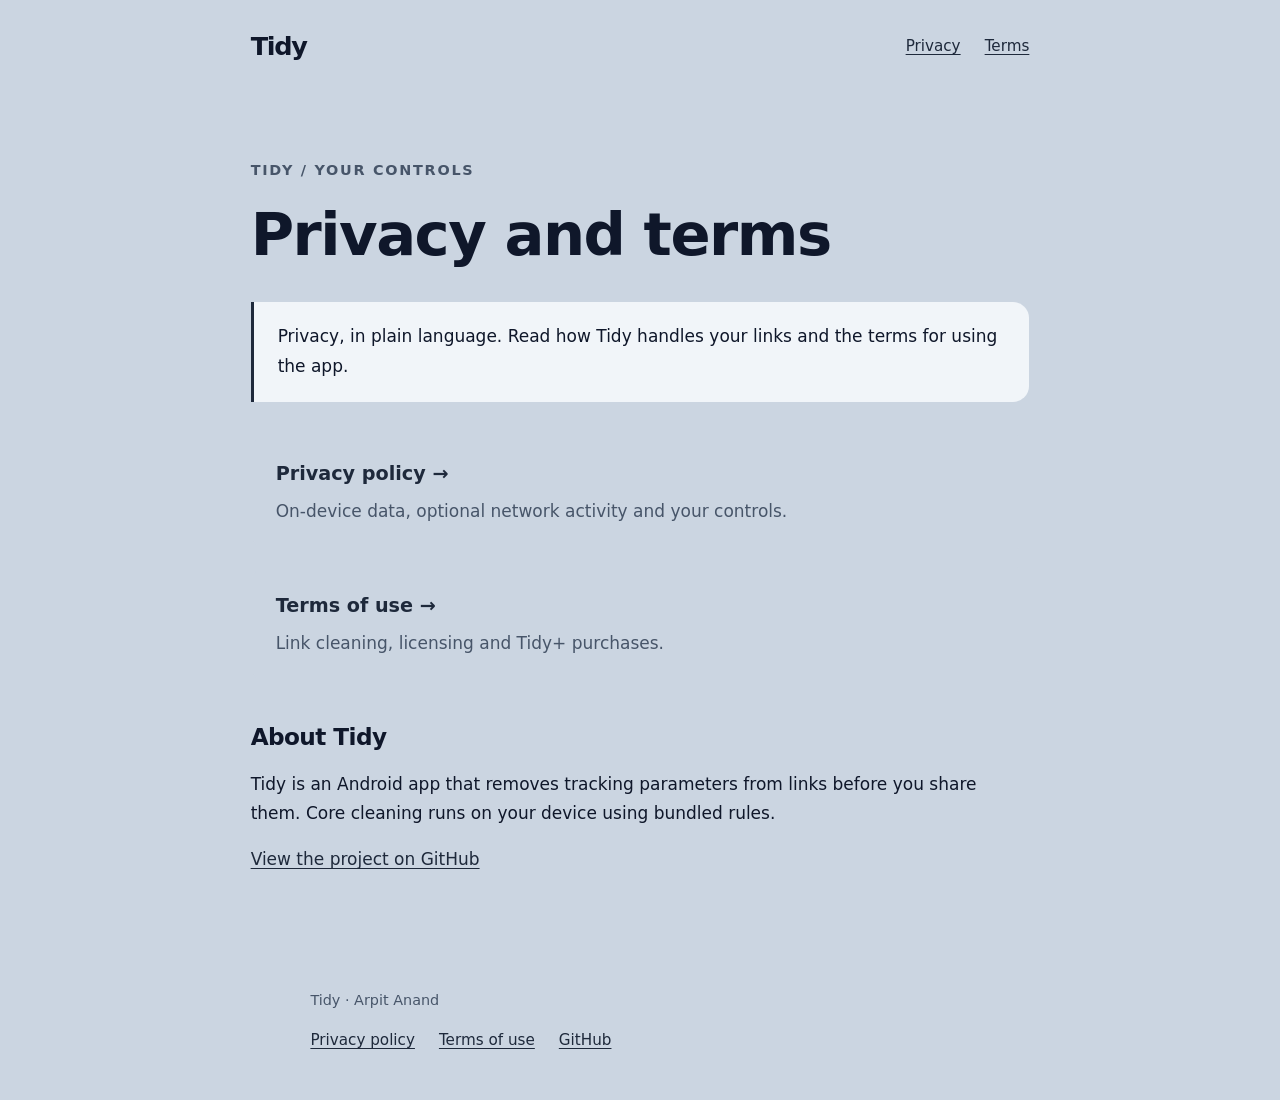
<file: website/index.html>
<!doctype html>
<html lang="en-GB">
<head><meta charset="utf-8"><meta name="viewport" content="width=device-width, initial-scale=1"><meta name="color-scheme" content="light dark"><meta name="description" content="Privacy and terms for Tidy, the Android link cleaning app."><title>Privacy and terms | Tidy</title><link rel="stylesheet" href="./assets/site.css"></head>
<body><a class="skip" href="#content">Skip to content</a>
<header><a class="brand" href="./">Tidy</a><nav aria-label="Main navigation"><a href="./privacy/">Privacy</a><a href="./terms/">Terms</a></nav></header>
<main id="content"><p class="eyebrow">Tidy / Your controls</p><h1>Privacy and terms</h1>
<div class="summary"><p>Privacy, in plain language. Read how Tidy handles your links and the terms for using the app.</p></div>
<div class="documents"><a class="document" href="privacy/"><strong>Privacy policy →</strong><span>On-device data, optional network activity and your controls.</span></a><a class="document" href="terms/"><strong>Terms of use →</strong><span>Link cleaning, licensing and Tidy+ purchases.</span></a></div>
<h2>About Tidy</h2><p>Tidy is an Android app that removes tracking parameters from links before you share them. Core cleaning runs on your device using bundled rules.</p><p><a href="https://github.com/arpitnnd/Tidy">View the project on GitHub</a></p>
</main>
<footer><p>Tidy · Arpit Anand</p><nav aria-label="Footer"><a href="./privacy/">Privacy policy</a><a href="./terms/">Terms of use</a><a href="https://github.com/arpitnnd/Tidy">GitHub</a></nav></footer></body></html>
</file>
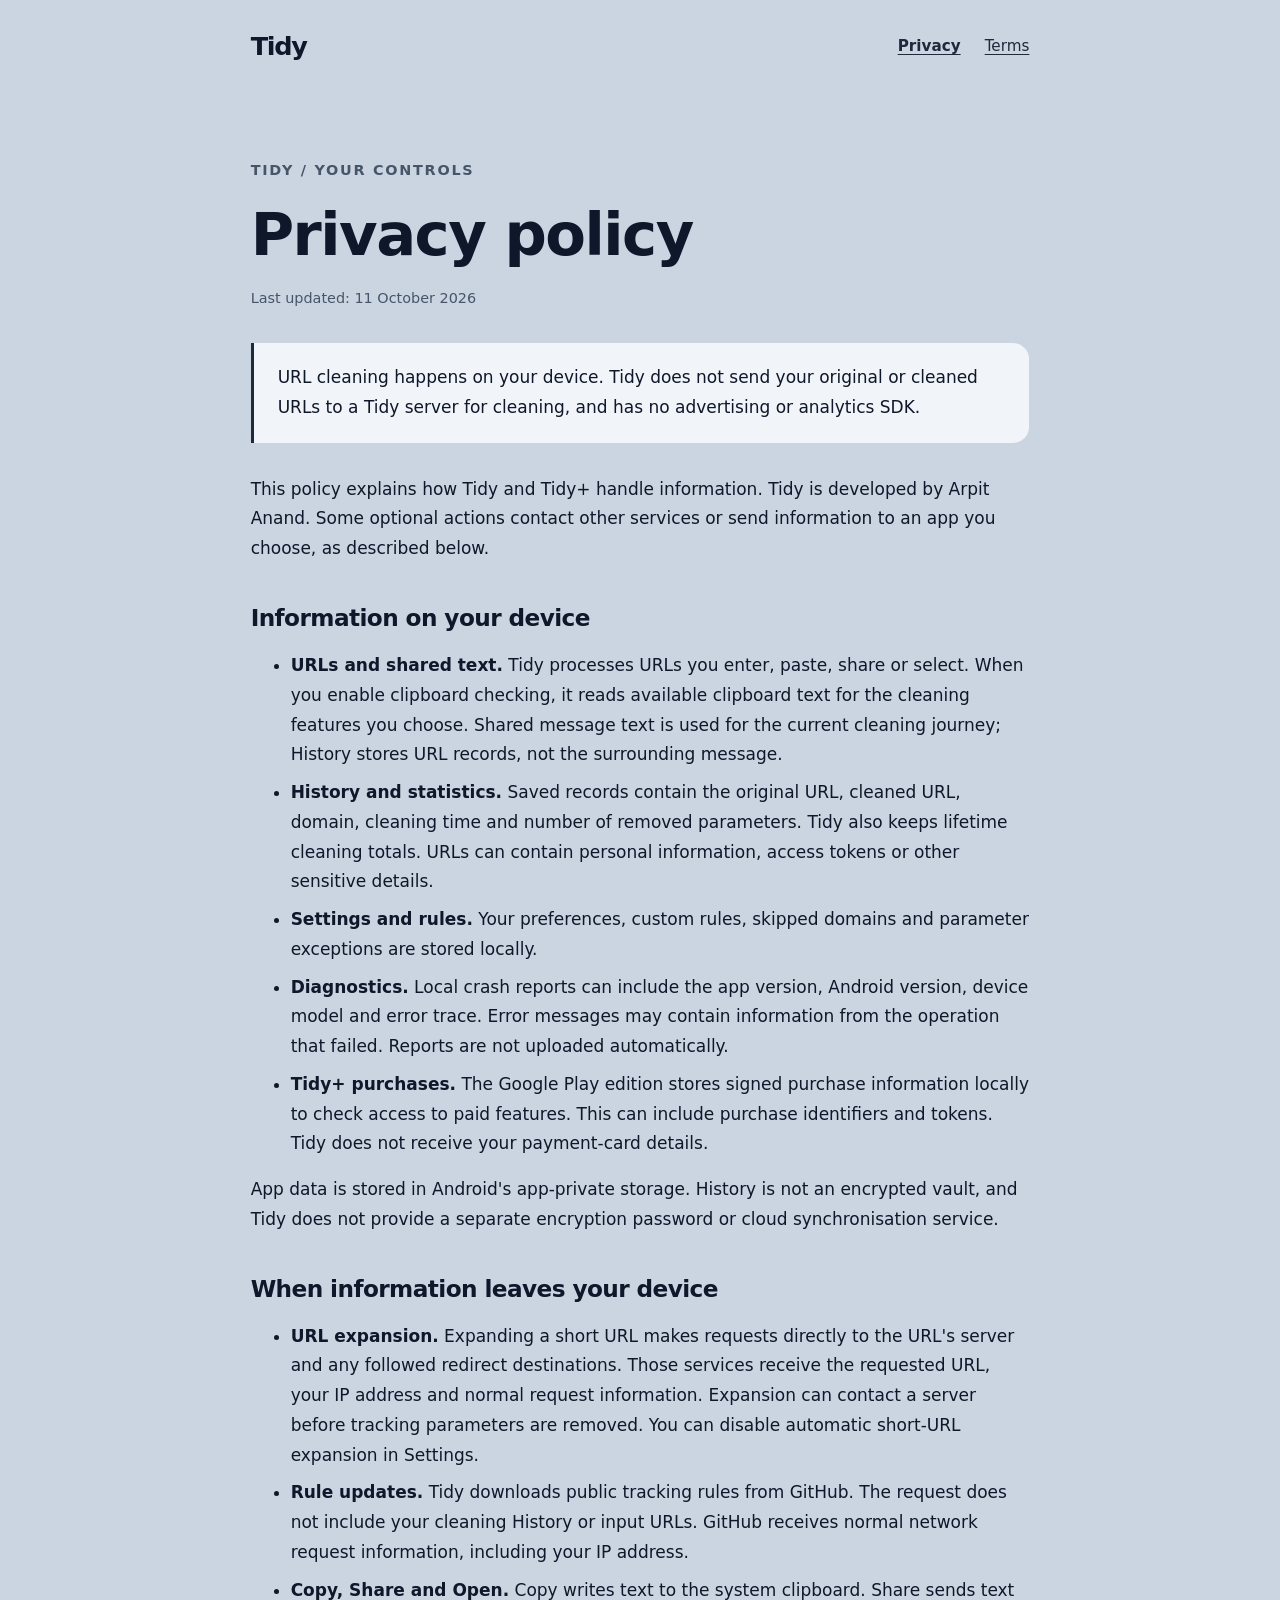
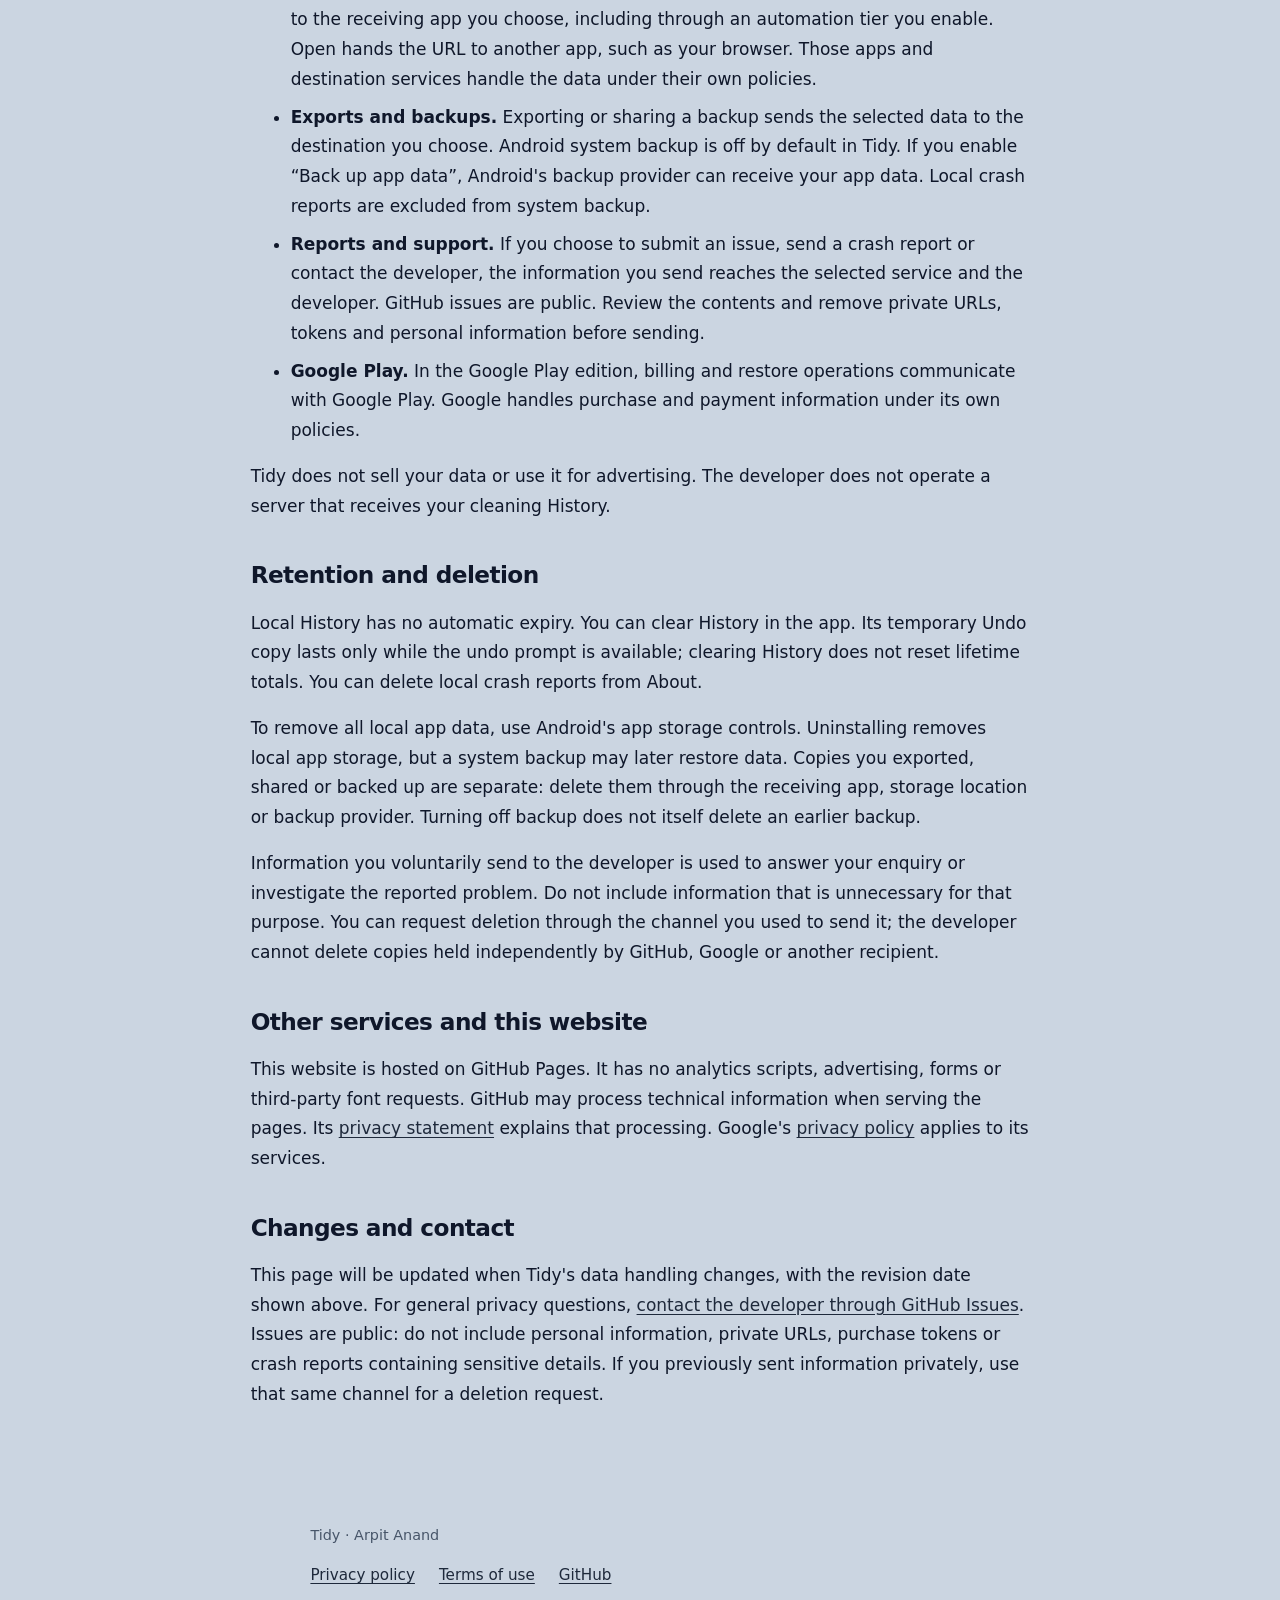
<file: website/privacy/index.html>
<!doctype html>
<html lang="en-GB">
<head><meta charset="utf-8"><meta name="viewport" content="width=device-width, initial-scale=1"><meta name="color-scheme" content="light dark"><meta name="description" content="Privacy policy for Tidy, the Android URL cleaning app."><title>Privacy policy | Tidy</title><link rel="stylesheet" href="../assets/site.css"></head>
<body><a class="skip" href="#content">Skip to content</a>
<header><a class="brand" href="../">Tidy</a><nav aria-label="Main navigation"><a href="../privacy/" aria-current="page">Privacy</a><a href="../terms/">Terms</a></nav></header>
<main id="content"><p class="eyebrow">Tidy / Your controls</p><h1>Privacy policy</h1>
<p class="updated">Last updated: 11 October 2026</p>
<div class="summary"><p>URL cleaning happens on your device. Tidy does not send your original or cleaned URLs to a Tidy server for cleaning, and has no advertising or analytics SDK.</p></div>
<p>This policy explains how Tidy and Tidy+ handle information. Tidy is developed by Arpit Anand. Some optional actions contact other services or send information to an app you choose, as described below.</p>
<h2>Information on your device</h2>
<ul><li><strong>URLs and shared text.</strong> Tidy processes URLs you enter, paste, share or select. When you enable clipboard checking, it reads available clipboard text for the cleaning features you choose. Shared message text is used for the current cleaning journey; History stores URL records, not the surrounding message.</li>
<li><strong>History and statistics.</strong> Saved records contain the original URL, cleaned URL, domain, cleaning time and number of removed parameters. Tidy also keeps lifetime cleaning totals. URLs can contain personal information, access tokens or other sensitive details.</li>
<li><strong>Settings and rules.</strong> Your preferences, custom rules, skipped domains and parameter exceptions are stored locally.</li>
<li><strong>Diagnostics.</strong> Local crash reports can include the app version, Android version, device model and error trace. Error messages may contain information from the operation that failed. Reports are not uploaded automatically.</li>
<li><strong>Tidy+ purchases.</strong> The Google Play edition stores signed purchase information locally to check access to paid features. This can include purchase identifiers and tokens. Tidy does not receive your payment-card details.</li></ul>
<p>App data is stored in Android's app-private storage. History is not an encrypted vault, and Tidy does not provide a separate encryption password or cloud synchronisation service.</p>
<h2>When information leaves your device</h2>
<ul><li><strong>URL expansion.</strong> Expanding a short URL makes requests directly to the URL's server and any followed redirect destinations. Those services receive the requested URL, your IP address and normal request information. Expansion can contact a server before tracking parameters are removed. You can disable automatic short-URL expansion in Settings.</li>
<li><strong>Rule updates.</strong> Tidy downloads public tracking rules from GitHub. The request does not include your cleaning History or input URLs. GitHub receives normal network request information, including your IP address.</li>
<li><strong>Copy, Share and Open.</strong> Copy writes text to the system clipboard. Share sends text to the receiving app you choose, including through an automation tier you enable. Open hands the URL to another app, such as your browser. Those apps and destination services handle the data under their own policies.</li>
<li><strong>Exports and backups.</strong> Exporting or sharing a backup sends the selected data to the destination you choose. Android system backup is off by default in Tidy. If you enable “Back up app data”, Android's backup provider can receive your app data. Local crash reports are excluded from system backup.</li>
<li><strong>Reports and support.</strong> If you choose to submit an issue, send a crash report or contact the developer, the information you send reaches the selected service and the developer. GitHub issues are public. Review the contents and remove private URLs, tokens and personal information before sending.</li>
<li><strong>Google Play.</strong> In the Google Play edition, billing and restore operations communicate with Google Play. Google handles purchase and payment information under its own policies.</li></ul>
<p>Tidy does not sell your data or use it for advertising. The developer does not operate a server that receives your cleaning History.</p>
<h2>Retention and deletion</h2>
<p>Local History has no automatic expiry. You can clear History in the app. Its temporary Undo copy lasts only while the undo prompt is available; clearing History does not reset lifetime totals. You can delete local crash reports from About.</p>
<p>To remove all local app data, use Android's app storage controls. Uninstalling removes local app storage, but a system backup may later restore data. Copies you exported, shared or backed up are separate: delete them through the receiving app, storage location or backup provider. Turning off backup does not itself delete an earlier backup.</p>
<p>Information you voluntarily send to the developer is used to answer your enquiry or investigate the reported problem. Do not include information that is unnecessary for that purpose. You can request deletion through the channel you used to send it; the developer cannot delete copies held independently by GitHub, Google or another recipient.</p>
<h2>Other services and this website</h2>
<p>This website is hosted on GitHub Pages. It has no analytics scripts, advertising, forms or third-party font requests. GitHub may process technical information when serving the pages. Its <a href="https://docs.github.com/en/site-policy/privacy-policies/github-general-privacy-statement">privacy statement</a> explains that processing. Google's <a href="https://policies.google.com/privacy">privacy policy</a> applies to its services.</p>
<h2>Changes and contact</h2>
<p>This page will be updated when Tidy's data handling changes, with the revision date shown above. For general privacy questions, <a href="https://github.com/arpitnnd/Tidy/issues/new">contact the developer through GitHub Issues</a>. Issues are public: do not include personal information, private URLs, purchase tokens or crash reports containing sensitive details. If you previously sent information privately, use that same channel for a deletion request.</p>
</main>
<footer><p>Tidy · Arpit Anand</p><nav aria-label="Footer"><a href="../privacy/">Privacy policy</a><a href="../terms/">Terms of use</a><a href="https://github.com/arpitnnd/Tidy">GitHub</a></nav></footer></body></html>
</file>
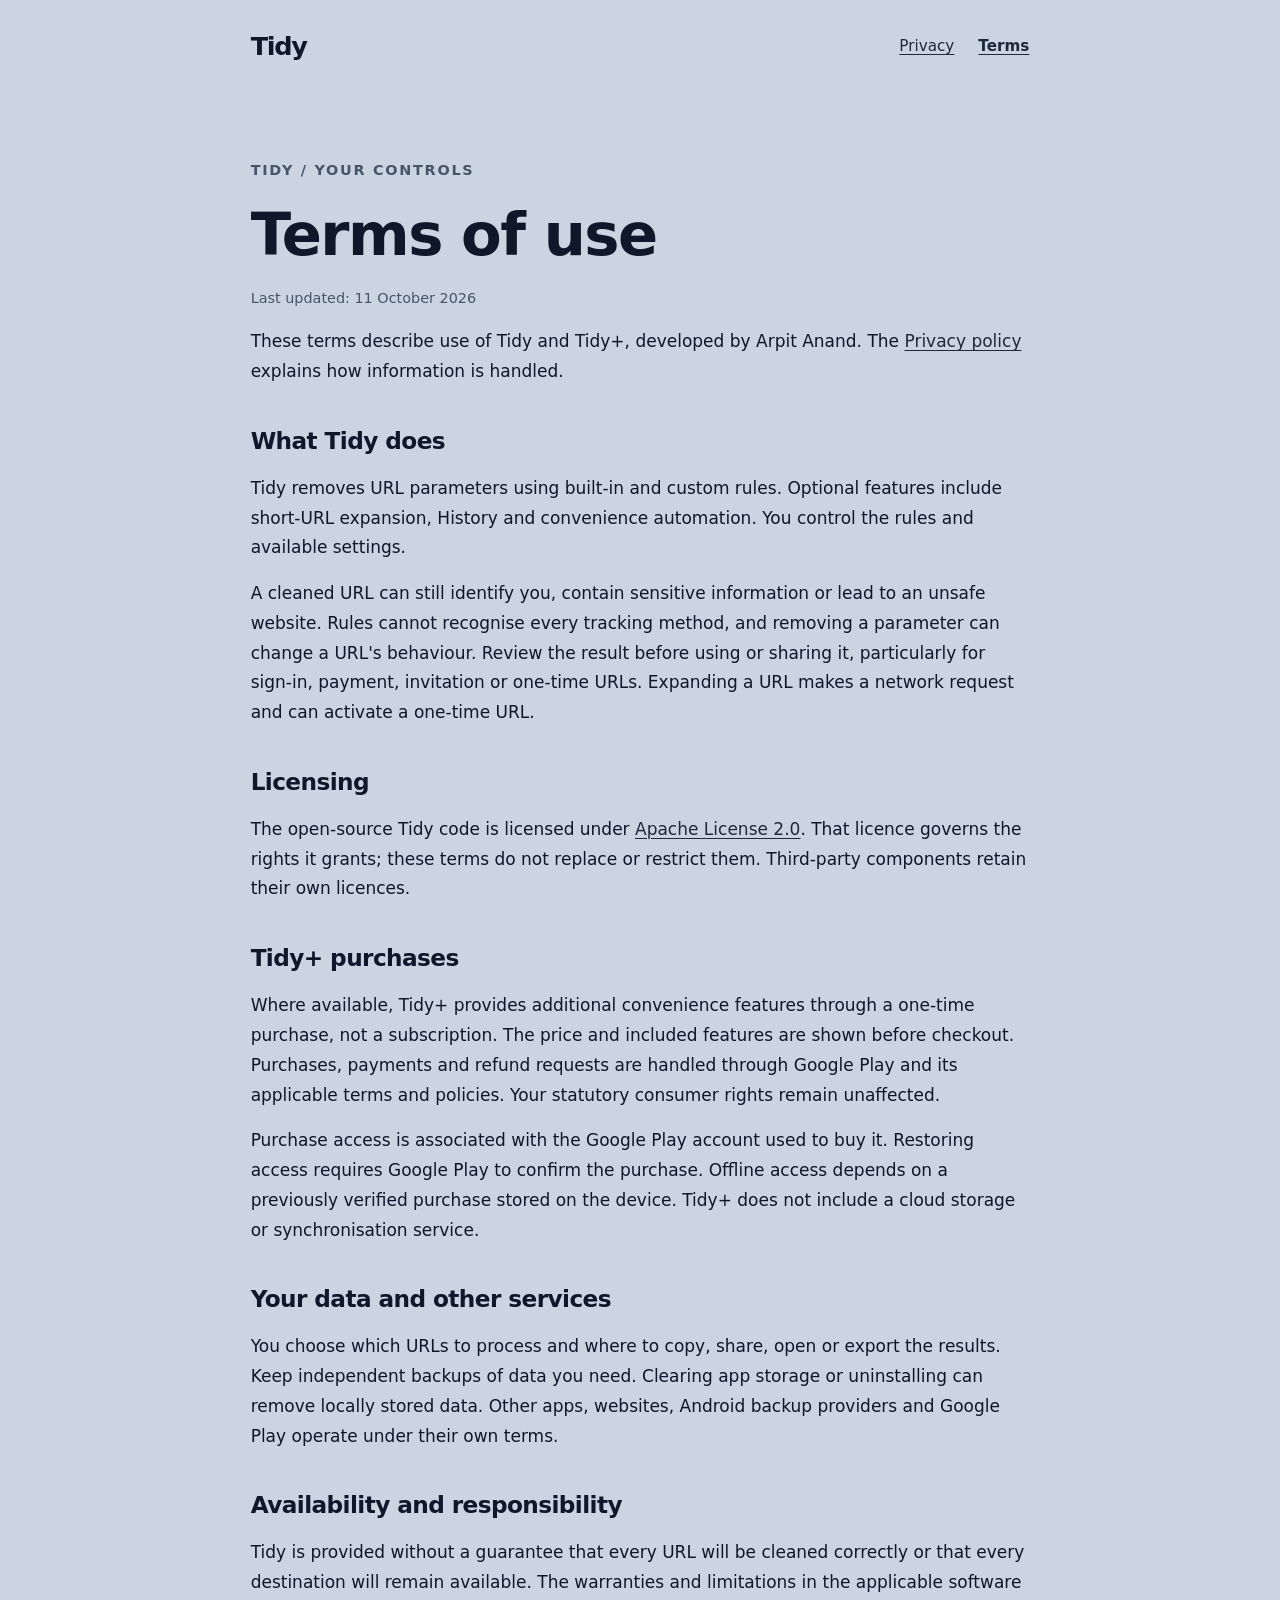
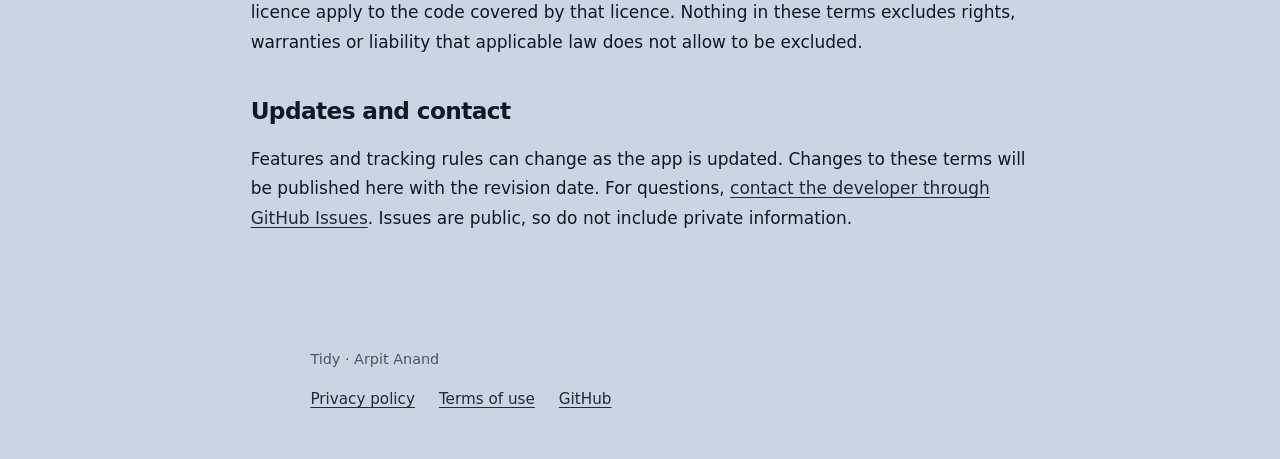
<file: website/terms/index.html>
<!doctype html>
<html lang="en-GB">
<head><meta charset="utf-8"><meta name="viewport" content="width=device-width, initial-scale=1"><meta name="color-scheme" content="light dark"><meta name="description" content="Terms of use for Tidy, the Android URL cleaning app."><title>Terms of use | Tidy</title><link rel="stylesheet" href="../assets/site.css"></head>
<body><a class="skip" href="#content">Skip to content</a>
<header><a class="brand" href="../">Tidy</a><nav aria-label="Main navigation"><a href="../privacy/">Privacy</a><a href="../terms/" aria-current="page">Terms</a></nav></header>
<main id="content"><p class="eyebrow">Tidy / Your controls</p><h1>Terms of use</h1>
<p class="updated">Last updated: 11 October 2026</p>
<p>These terms describe use of Tidy and Tidy+, developed by Arpit Anand. The <a href="../privacy/">Privacy policy</a> explains how information is handled.</p>
<h2>What Tidy does</h2>
<p>Tidy removes URL parameters using built-in and custom rules. Optional features include short-URL expansion, History and convenience automation. You control the rules and available settings.</p>
<p>A cleaned URL can still identify you, contain sensitive information or lead to an unsafe website. Rules cannot recognise every tracking method, and removing a parameter can change a URL's behaviour. Review the result before using or sharing it, particularly for sign-in, payment, invitation or one-time URLs. Expanding a URL makes a network request and can activate a one-time URL.</p>
<h2>Licensing</h2>
<p>The open-source Tidy code is licensed under <a href="https://github.com/arpitnnd/Tidy/blob/main/LICENSE">Apache License 2.0</a>. That licence governs the rights it grants; these terms do not replace or restrict them. Third-party components retain their own licences.</p>
<h2>Tidy+ purchases</h2>
<p>Where available, Tidy+ provides additional convenience features through a one-time purchase, not a subscription. The price and included features are shown before checkout. Purchases, payments and refund requests are handled through Google Play and its applicable terms and policies. Your statutory consumer rights remain unaffected.</p>
<p>Purchase access is associated with the Google Play account used to buy it. Restoring access requires Google Play to confirm the purchase. Offline access depends on a previously verified purchase stored on the device. Tidy+ does not include a cloud storage or synchronisation service.</p>
<h2>Your data and other services</h2>
<p>You choose which URLs to process and where to copy, share, open or export the results. Keep independent backups of data you need. Clearing app storage or uninstalling can remove locally stored data. Other apps, websites, Android backup providers and Google Play operate under their own terms.</p>
<h2>Availability and responsibility</h2>
<p>Tidy is provided without a guarantee that every URL will be cleaned correctly or that every destination will remain available. The warranties and limitations in the applicable software licence apply to the code covered by that licence. Nothing in these terms excludes rights, warranties or liability that applicable law does not allow to be excluded.</p>
<h2>Updates and contact</h2>
<p>Features and tracking rules can change as the app is updated. Changes to these terms will be published here with the revision date. For questions, <a href="https://github.com/arpitnnd/Tidy/issues/new">contact the developer through GitHub Issues</a>. Issues are public, so do not include private information.</p>
</main>
<footer><p>Tidy · Arpit Anand</p><nav aria-label="Footer"><a href="../privacy/">Privacy policy</a><a href="../terms/">Terms of use</a><a href="https://github.com/arpitnnd/Tidy">GitHub</a></nav></footer></body></html>
</file>
<file: website/assets/site.css>
:root {
  color-scheme: light dark;
  --background: #cbd5e1;
  --surface: #f1f5f9;
  --text: #0f172a;
  --muted: #475569;
  --accent: #1e293b;
  --border: #cbd5e1;
}

* { box-sizing: border-box; }
html { scroll-padding-top: 1.5rem; }
body { margin: 0; background: var(--background); color: var(--text); font-family: system-ui, sans-serif; font-size: 1.0625rem; line-height: 1.75; }
a { color: var(--accent); text-underline-offset: .2em; }
a:hover { text-decoration-thickness: .15em; }
a:focus-visible { outline: 3px solid var(--accent); outline-offset: 5px; border-radius: 2px; }
.skip { position: absolute; top: .5rem; left: .5rem; padding: .5rem 1rem; background: var(--surface); transform: translateY(-200%); }
.skip:focus { transform: none; }
header, main, footer { width: min(100% - 2.5rem, 72ch); margin-inline: auto; }
header { padding-block: 1.5rem; border-bottom: 1px solid var(--border); display: flex; justify-content: space-between; align-items: center; flex-wrap: wrap; gap: 1rem; }
.brand { color: var(--text); font-size: 1.6rem; font-weight: 750; letter-spacing: -.05em; text-decoration: none; }
nav { display: flex; flex-wrap: wrap; gap: .5rem 1.5rem; }
nav a { padding-block: .4rem; font-size: .95rem; }
nav a[aria-current="page"] { font-weight: 700; }
main { padding-block: 3rem 4rem; }
h1, h2 { line-height: 1.2; letter-spacing: -.025em; }
h1 { margin: .25rem 0 1rem; font-size: clamp(2.2rem, 7vw, 3.7rem); }
h2 { margin-top: 2.5rem; font-size: 1.45rem; }
p, ul { margin-block: 1rem; }
li { margin-block: .5rem; }
.eyebrow, .updated { color: var(--muted); font-size: .9rem; }
.eyebrow { font-weight: 650; letter-spacing: .12em; text-transform: uppercase; }
.summary { margin-block: 2rem; padding: 1.25rem 1.5rem; background: var(--surface); border-left: 3px solid var(--accent); border-radius: 0 1rem 1rem 0; }
.summary p { margin: 0; }
.documents { display: grid; gap: 1rem; margin-top: 2rem; }
.document { display: block; padding: 1.4rem 1.5rem; border: 1px solid var(--border); border-radius: 1rem; text-decoration: none; }
.document strong { display: block; font-size: 1.2rem; }
.document span { display: block; color: var(--muted); margin-top: .4rem; }
.document:hover { background: var(--surface); }
footer { border-top: 1px solid var(--border); padding-block: 1.5rem 2.5rem; color: var(--muted); font-size: .9rem; }
footer p { margin: .5rem 0; }
@media (prefers-color-scheme: dark) {
  :root {
    --background: #0f1012;
    --surface: #27292c;
    --text: #e2e8f0;
    --muted: #94a3b8;
    --accent: #cbd5e1;
    --border: #334155;
  }
}
@media print {
  :root { --background: white; --text: black; --muted: #333; --accent: black; --border: #bbb; --surface: #f3f3f3; }
  header nav, .skip { display: none; }
  main { padding-block: 1rem; }
  h2 { break-after: avoid; }
}
</file>
